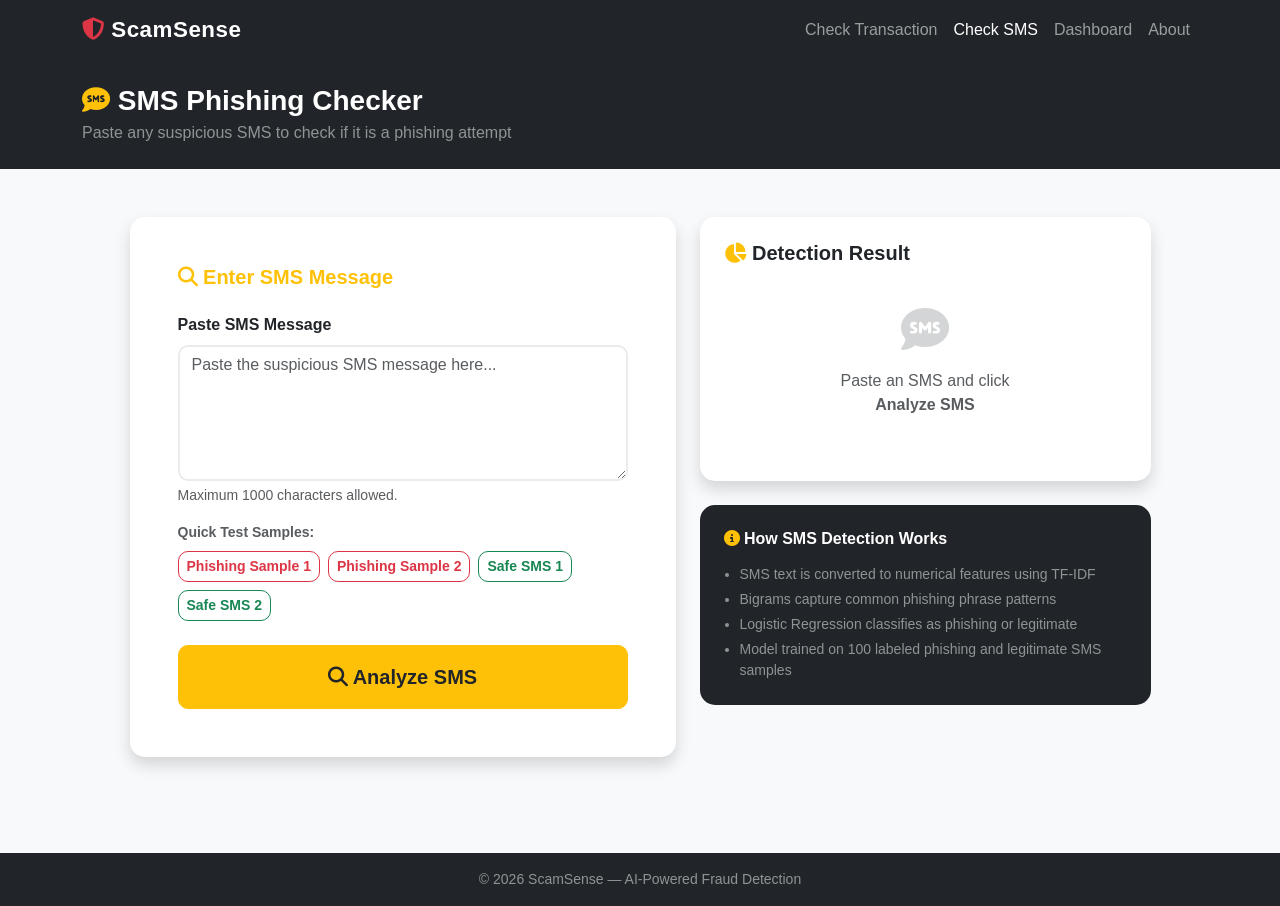
<file: templates/sms.html>
<!DOCTYPE html>
<html lang="en">
<head>
    <meta charset="UTF-8">
    <meta name="viewport" content="width=device-width, initial-scale=1.0">
    <title>SMS Checker — ScamSense</title>
    <link href="https://cdn.jsdelivr.net/npm/bootstrap@5.3.0/dist/css/bootstrap.min.css" rel="stylesheet">
    <link href="https://cdnjs.cloudflare.com/ajax/libs/font-awesome/6.4.0/css/all.min.css" rel="stylesheet">
    <link rel="stylesheet" href="/static/css/style.css">
</head>
<body class="bg-light">

<nav class="navbar navbar-expand-lg navbar-dark bg-dark">
    <div class="container">
        <a class="navbar-brand fw-bold" href="/">
            <i class="fas fa-shield-alt text-danger"></i> ScamSense
        </a>
        <button class="navbar-toggler" type="button" data-bs-toggle="collapse" data-bs-target="#navbarNav">
            <span class="navbar-toggler-icon"></span>
        </button>
        <div class="collapse navbar-collapse" id="navbarNav">
            <div class="navbar-nav ms-auto">
                <a class="nav-link" href="/transaction">Check Transaction</a>
                <a class="nav-link active" href="/sms">Check SMS</a>
                <a class="nav-link" href="/dashboard">Dashboard</a>
                <a class="nav-link" href="/about">About</a>
            </div>
        </div>
    </div>
</nav>

<div class="bg-dark text-white py-4">
    <div class="container">
        <h3 class="fw-bold mb-1">
            <i class="fas fa-sms text-warning"></i> SMS Phishing Checker
        </h3>
        <p class="text-white-50 mb-0">Paste any suspicious SMS to check if it is a phishing attempt</p>
    </div>
</div>

<div class="container py-5">
    <div class="row justify-content-center g-4">

        <div class="col-md-6">
            <div class="card shadow border-0">
                <div class="card-body p-5">
                    <h5 class="fw-bold mb-4 text-warning">
                        <i class="fas fa-search"></i> Enter SMS Message
                    </h5>

                    <div class="mb-3">
                        <label class="form-label fw-bold">Paste SMS Message</label>
                        <textarea id="sms_text" class="form-control" rows="5"
                                  placeholder="Paste the suspicious SMS message here..."
                                  maxlength="1000"></textarea>
                        <div class="form-text">Maximum 1000 characters allowed.</div>
                    </div>

                    <p class="text-muted small fw-bold mb-2">Quick Test Samples:</p>
                    <div class="d-flex flex-wrap gap-2 mb-4">
                        <button class="btn btn-sm btn-outline-danger" onclick="loadSample('phishing1')">Phishing Sample 1</button>
                        <button class="btn btn-sm btn-outline-danger" onclick="loadSample('phishing2')">Phishing Sample 2</button>
                        <button class="btn btn-sm btn-outline-success" onclick="loadSample('safe1')">Safe SMS 1</button>
                        <button class="btn btn-sm btn-outline-success" onclick="loadSample('safe2')">Safe SMS 2</button>
                    </div>

                    <button id="sms-btn" onclick="checkSMS()"
                            class="btn btn-warning btn-lg w-100 fw-bold py-3 text-dark">
                        <i class="fas fa-search"></i> Analyze SMS
                    </button>
                </div>
            </div>
        </div>

        <div class="col-md-5">
            <div class="card shadow border-0 mb-4">
                <div class="card-body p-4">
                    <h5 class="fw-bold mb-3">
                        <i class="fas fa-chart-pie text-warning"></i> Detection Result
                    </h5>

                    <div id="sms-default" class="text-center py-4 text-muted">
                        <i class="fas fa-sms fa-3x mb-3 opacity-25"></i>
                        <p>Paste an SMS and click<br><strong>Analyze SMS</strong></p>
                    </div>

                    <div id="sms-loading" class="text-center py-4 d-none">
                        <div class="spinner-border text-warning mb-3" role="status"></div>
                        <p class="text-muted">Analyzing SMS...</p>
                    </div>

                    <div id="sms-result" class="d-none">
                        <div id="sms-alert" class="alert text-center fs-5 fw-bold mb-3"></div>
                        <div class="bg-light rounded p-3 small">
                            <p class="fw-bold mb-1">Message analyzed:</p>
                            <p id="sms-preview" class="text-muted mb-0"
                               style="max-height: 80px; overflow-y: auto;"></p>
                        </div>
                    </div>
                </div>
            </div>

            <div class="card border-0 bg-dark text-white">
                <div class="card-body p-4">
                    <h6 class="fw-bold mb-3">
                        <i class="fas fa-info-circle text-warning"></i> How SMS Detection Works
                    </h6>
                    <ul class="small text-white-50 mb-0 ps-3">
                        <li class="mb-1">SMS text is converted to numerical features using TF-IDF</li>
                        <li class="mb-1">Bigrams capture common phishing phrase patterns</li>
                        <li class="mb-1">Logistic Regression classifies as phishing or legitimate</li>
                        <li>Model trained on 100 labeled phishing and legitimate SMS samples</li>
                    </ul>
                </div>
            </div>
        </div>

    </div>
</div>

<footer class="bg-dark text-white text-center py-3 mt-5">
    <p class="mb-0 text-white-50 small">&copy; 2026 ScamSense — AI-Powered Fraud Detection</p>
</footer>

<script src="https://cdn.jsdelivr.net/npm/bootstrap@5.3.0/dist/js/bootstrap.bundle.min.js"></script>
<script>
const MAX_SMS_LEN = 1000;

function resetSMSToDefault() {
    document.getElementById('sms-loading').classList.add('d-none');
    document.getElementById('sms-result').classList.add('d-none');
    document.getElementById('sms-default').classList.remove('d-none');
}

function loadSample(type) {
    const samples = {
        phishing1: "URGENT: Your SBI account is blocked! Click http://sbi-verify.xyz to reactivate immediately.",
        phishing2: "Congratulations! You won Rs.50,000 in lucky draw. Call 9999999999 to claim your prize now!",
        safe1: "Dear customer, your UPI transaction of Rs.500 to Swiggy is successful. Ref: TXN20260701",
        safe2: "Your Flipkart order #FL789 has been shipped. Expected delivery tomorrow by 6 PM."
    };
    document.getElementById('sms_text').value = samples[type] || '';
}

async function checkSMS() {
    const message = document.getElementById('sms_text').value.trim();

    // FIX 1: Validate empty
    if (!message) {
        alert('Please enter an SMS message.');
        return;
    }

    // FIX 1: Validate max length
    if (message.length > MAX_SMS_LEN) {
        alert(`Message too long. Maximum ${MAX_SMS_LEN} characters allowed.`);
        return;
    }

    const btn = document.getElementById('sms-btn');
    btn.disabled = true;
    btn.innerHTML = '<i class="fas fa-spinner fa-spin"></i> Analyzing...';

    document.getElementById('sms-default').classList.add('d-none');
    document.getElementById('sms-result').classList.add('d-none');
    document.getElementById('sms-loading').classList.remove('d-none');

    try {
        const response = await fetch('/predict_sms', {
            method: 'POST',
            headers: { 'Content-Type': 'application/json' },
            body: JSON.stringify({ message })
        });

        // FIX 2: Check HTTP status
        if (!response.ok) {
            const errData = await response.json().catch(() => ({}));
            const msg = errData.error || `Server error (${response.status}). Please try again.`;
            alert(msg);
            resetSMSToDefault();  // FIX 4: Reset spinner on error
            return;
        }

        const data = await response.json();

        // FIX 3: Handle API-level error in body
        if (data.error) {
            alert(data.error);
            resetSMSToDefault();  // FIX 4: Reset spinner
            return;
        }

        document.getElementById('sms-loading').classList.add('d-none');
        document.getElementById('sms-result').classList.remove('d-none');

        const alertBox = document.getElementById('sms-alert');

        if (data.result === 'PHISHING') {
            alertBox.className = 'alert alert-danger text-center fs-5 fw-bold mb-3';
            alertBox.innerHTML = '🚨 PHISHING DETECTED!<br><small class="fw-normal">Do not click any links in this SMS</small>';
        } else {
            alertBox.className = 'alert alert-success text-center fs-5 fw-bold mb-3';
            alertBox.innerHTML = '✅ SAFE SMS<br><small class="fw-normal">This message appears legitimate</small>';
        }

        // FIX: Use textContent not innerHTML to prevent XSS
        document.getElementById('sms-preview').textContent = message;

    } catch (err) {
        alert('Network error. Please check your connection and try again.');
        resetSMSToDefault();  // FIX 4: Always reset on failure
    } finally {
        btn.disabled = false;
        btn.innerHTML = '<i class="fas fa-search"></i> Analyze SMS';
    }
}
</script>
</body>
</html>
</file>
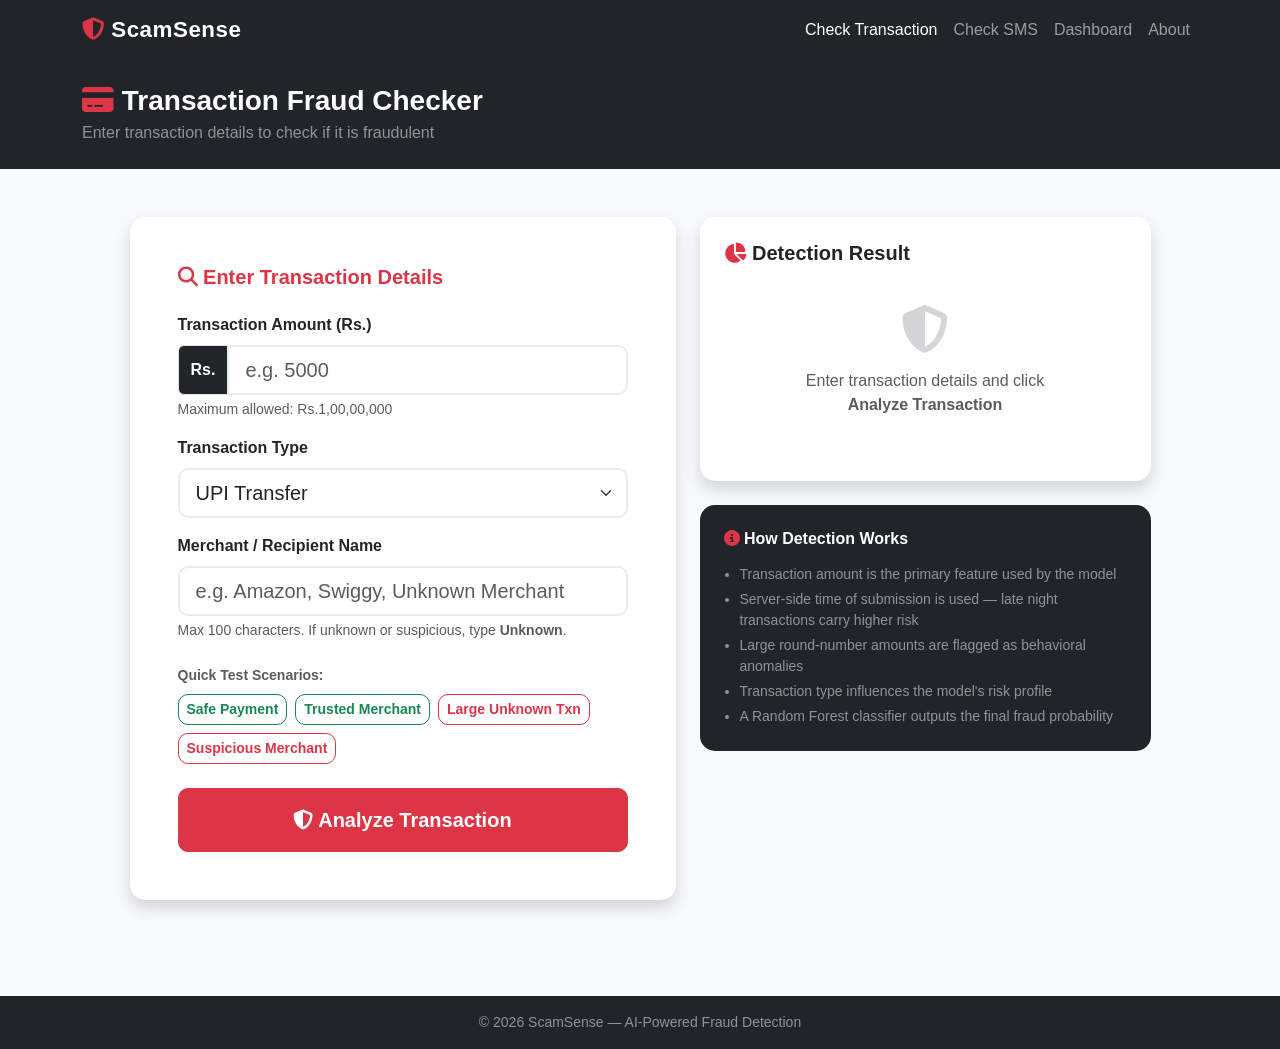
<file: templates/transaction.html>
<!DOCTYPE html>
<html lang="en">
<head>
    <meta charset="UTF-8">
    <meta name="viewport" content="width=device-width, initial-scale=1.0">
    <title>Check Transaction — ScamSense</title>
    <link href="https://cdn.jsdelivr.net/npm/bootstrap@5.3.0/dist/css/bootstrap.min.css" rel="stylesheet">
    <link href="https://cdnjs.cloudflare.com/ajax/libs/font-awesome/6.4.0/css/all.min.css" rel="stylesheet">
    <link rel="stylesheet" href="/static/css/style.css">
</head>
<body class="bg-light">

<nav class="navbar navbar-expand-lg navbar-dark bg-dark">
    <div class="container">
        <a class="navbar-brand fw-bold" href="/">
            <i class="fas fa-shield-alt text-danger"></i> ScamSense
        </a>
        <button class="navbar-toggler" type="button" data-bs-toggle="collapse" data-bs-target="#navbarNav">
            <span class="navbar-toggler-icon"></span>
        </button>
        <div class="collapse navbar-collapse" id="navbarNav">
            <div class="navbar-nav ms-auto">
                <a class="nav-link active" href="/transaction">Check Transaction</a>
                <a class="nav-link" href="/sms">Check SMS</a>
                <a class="nav-link" href="/dashboard">Dashboard</a>
                <a class="nav-link" href="/about">About</a>
            </div>
        </div>
    </div>
</nav>

<div class="bg-dark text-white py-4">
    <div class="container">
        <h3 class="fw-bold mb-1">
            <i class="fas fa-credit-card text-danger"></i> Transaction Fraud Checker
        </h3>
        <p class="text-white-50 mb-0">Enter transaction details to check if it is fraudulent</p>
    </div>
</div>

<div class="container py-5">
    <div class="row justify-content-center g-4">

        <div class="col-md-6">
            <div class="card shadow border-0">
                <div class="card-body p-5">
                    <h5 class="fw-bold mb-4 text-danger">
                        <i class="fas fa-search"></i> Enter Transaction Details
                    </h5>

                    <div class="mb-3">
                        <label class="form-label fw-bold">Transaction Amount (Rs.)</label>
                        <div class="input-group">
                            <span class="input-group-text bg-dark text-white fw-bold">Rs.</span>
                            <input type="number" id="amount" class="form-control form-control-lg"
                                   placeholder="e.g. 5000" min="1" max="10000000">
                        </div>
                        <div class="form-text">Maximum allowed: Rs.1,00,00,000</div>
                    </div>

                    <div class="mb-3">
                        <label class="form-label fw-bold">Transaction Type</label>
                        <select id="txn_type" class="form-select form-select-lg">
                            <option value="UPI Transfer">UPI Transfer</option>
                            <option value="Credit Card">Credit Card</option>
                            <option value="Debit Card">Debit Card</option>
                            <option value="Net Banking">Net Banking</option>
                        </select>
                    </div>

                    <div class="mb-4">
                        <label class="form-label fw-bold">Merchant / Recipient Name</label>
                        <input type="text" id="merchant" class="form-control form-control-lg"
                               placeholder="e.g. Amazon, Swiggy, Unknown Merchant"
                               maxlength="100">
                        <div class="form-text">
                            Max 100 characters. If unknown or suspicious, type <strong>Unknown</strong>.
                        </div>
                    </div>

                    <p class="text-muted small fw-bold mb-2">Quick Test Scenarios:</p>
                    <div class="d-flex flex-wrap gap-2 mb-4">
                        <button class="btn btn-sm btn-outline-success" onclick="loadScenario('safe1')">Safe Payment</button>
                        <button class="btn btn-sm btn-outline-success" onclick="loadScenario('safe2')">Trusted Merchant</button>
                        <button class="btn btn-sm btn-outline-danger" onclick="loadScenario('fraud1')">Large Unknown Txn</button>
                        <button class="btn btn-sm btn-outline-danger" onclick="loadScenario('fraud2')">Suspicious Merchant</button>
                    </div>

                    <button id="analyze-btn" onclick="checkTransaction()"
                            class="btn btn-danger btn-lg w-100 fw-bold py-3">
                        <i class="fas fa-shield-alt"></i> Analyze Transaction
                    </button>
                </div>
            </div>
        </div>

        <div class="col-md-5">
            <div class="card shadow border-0 mb-4">
                <div class="card-body p-4">
                    <h5 class="fw-bold mb-3">
                        <i class="fas fa-chart-pie text-danger"></i> Detection Result
                    </h5>

                    <div id="default-state" class="text-center py-4 text-muted">
                        <i class="fas fa-shield-alt fa-3x mb-3 opacity-25"></i>
                        <p>Enter transaction details and click<br><strong>Analyze Transaction</strong></p>
                    </div>

                    <div id="loading-state" class="text-center py-4 d-none">
                        <div class="spinner-border text-danger mb-3" role="status"></div>
                        <p class="text-muted">Analyzing transaction...</p>
                    </div>

                    <div id="result-state" class="d-none">
                        <div id="result-alert" class="alert text-center fs-5 fw-bold mb-3"></div>
                        <div class="mb-3">
                            <div class="d-flex justify-content-between mb-1">
                                <small class="fw-bold">Fraud Probability</small>
                                <small id="confidence-text" class="fw-bold"></small>
                            </div>
                            <div class="progress" style="height: 12px; border-radius: 10px;">
                                <div id="confidence-bar" class="progress-bar"
                                     role="progressbar" style="width: 0%; border-radius: 10px;"></div>
                            </div>
                        </div>
                        <div class="bg-light rounded p-3 small">
                            <p class="mb-1"><strong>Amount:</strong> <span id="summary-amount"></span></p>
                            <p class="mb-1"><strong>Type:</strong> <span id="summary-type"></span></p>
                            <p class="mb-1"><strong>Merchant:</strong> <span id="summary-merchant"></span></p>
                            <p class="mb-0"><strong>Checked at:</strong> <span id="summary-time"></span></p>
                        </div>
                    </div>
                </div>
            </div>

            <div class="card border-0 bg-dark text-white">
                <div class="card-body p-4">
                    <h6 class="fw-bold mb-3">
                        <i class="fas fa-info-circle text-danger"></i> How Detection Works
                    </h6>
                    <ul class="small text-white-50 mb-0 ps-3">
                        <li class="mb-1">Transaction amount is the primary feature used by the model</li>
                        <li class="mb-1">Server-side time of submission is used — late night transactions carry higher risk</li>
                        <li class="mb-1">Large round-number amounts are flagged as behavioral anomalies</li>
                        <li class="mb-1">Transaction type influences the model's risk profile</li>
                        <li>A Random Forest classifier outputs the final fraud probability</li>
                    </ul>
                </div>
            </div>
        </div>

    </div>
</div>

<footer class="bg-dark text-white text-center py-3 mt-5">
    <p class="mb-0 text-white-50 small">&copy; 2026 ScamSense — AI-Powered Fraud Detection</p>
</footer>

<script src="https://cdn.jsdelivr.net/npm/bootstrap@5.3.0/dist/js/bootstrap.bundle.min.js"></script>
<script>
const MAX_AMOUNT       = 10000000;
const MAX_MERCHANT_LEN = 100;

function resetToDefault() {
    document.getElementById('loading-state').classList.add('d-none');
    document.getElementById('result-state').classList.add('d-none');
    document.getElementById('default-state').classList.remove('d-none');
}

function loadScenario(type) {
    const scenarios = {
        safe1:  { amount: 850,   txn: 'UPI Transfer', merchant: 'Swiggy'          },
        safe2:  { amount: 2500,  txn: 'Debit Card',   merchant: 'Amazon'          },
        fraud1: { amount: 75000, txn: 'Net Banking',  merchant: 'Unknown'         },
        fraud2: { amount: 15000, txn: 'UPI Transfer', merchant: 'Claim Prize Now' }
    };
    const s = scenarios[type];
    document.getElementById('amount').value   = s.amount;
    document.getElementById('txn_type').value = s.txn;
    document.getElementById('merchant').value = s.merchant;
}

async function checkTransaction() {
    const amountRaw = document.getElementById('amount').value;
    const txn_type  = document.getElementById('txn_type').value;
    const merchant  = document.getElementById('merchant').value.trim();

    // FIX 1 & 2: Validate amount
    const amount = parseFloat(amountRaw);
    if (!amountRaw || isNaN(amount) || amount <= 0) {
        alert('Please enter a valid transaction amount greater than 0.');
        return;
    }
    if (amount > MAX_AMOUNT) {
        alert('Amount cannot exceed Rs.1,00,00,000.');
        return;
    }

    // FIX 2: Validate merchant length
    if (!merchant) {
        alert('Please enter a merchant or recipient name.');
        return;
    }
    if (merchant.length > MAX_MERCHANT_LEN) {
        alert('Merchant name is too long. Maximum 100 characters allowed.');
        return;
    }

    const btn = document.getElementById('analyze-btn');
    btn.disabled = true;
    btn.innerHTML = '<i class="fas fa-spinner fa-spin"></i> Analyzing...';

    document.getElementById('default-state').classList.add('d-none');
    document.getElementById('result-state').classList.add('d-none');
    document.getElementById('loading-state').classList.remove('d-none');

    try {
        const response = await fetch('/predict_transaction', {
            method: 'POST',
            headers: { 'Content-Type': 'application/json' },
            body: JSON.stringify({ amount, txn_type, merchant })
        });

        // FIX 4: Check HTTP status before parsing
        if (!response.ok) {
            const errData = await response.json().catch(() => ({}));
            const msg = errData.error || `Server error (${response.status}). Please try again.`;
            alert(msg);
            resetToDefault();   // FIX 3: Reset spinner on error
            return;
        }

        const data = await response.json();

        // FIX 3: Handle API-level error in response body
        if (data.error) {
            alert(data.error);
            resetToDefault();
            return;
        }

        document.getElementById('loading-state').classList.add('d-none');
        document.getElementById('result-state').classList.remove('d-none');

        const alertBox   = document.getElementById('result-alert');
        const bar        = document.getElementById('confidence-bar');
        const confidence = parseFloat(data.confidence) || 0;

        if (data.result === 'FRAUD') {
            alertBox.className = 'alert alert-danger text-center fs-5 fw-bold mb-3';
            alertBox.innerHTML = '🚨 FRAUD DETECTED!<br><small class="fw-normal">This transaction appears suspicious</small>';
            bar.className      = 'progress-bar bg-danger';
        } else {
            alertBox.className = 'alert alert-success text-center fs-5 fw-bold mb-3';
            alertBox.innerHTML = '✅ LEGITIMATE<br><small class="fw-normal">This transaction appears safe</small>';
            bar.className      = 'progress-bar bg-success';
        }

        bar.style.width = confidence + '%';
        document.getElementById('confidence-text').textContent  = confidence + '%';
        document.getElementById('summary-amount').textContent   = 'Rs.' + Number(amount).toLocaleString('en-IN');
        document.getElementById('summary-type').textContent     = txn_type;
        document.getElementById('summary-merchant').textContent = merchant;
        document.getElementById('summary-time').textContent     = new Date().toLocaleTimeString();

    } catch (err) {
        // Network-level failure
        alert('Network error. Please check your connection and try again.');
        resetToDefault();   // FIX 3: Always reset spinner
    } finally {
        btn.disabled = false;
        btn.innerHTML = '<i class="fas fa-shield-alt"></i> Analyze Transaction';
    }
}
</script>
</body>
</html>
</file>
<file: static/css/style.css>
body {
    font-family: 'Segoe UI', sans-serif;
}

.hero-section {
    background: linear-gradient(135deg, #1a1a2e, #16213e, #0f3460);
    min-height: 65vh;
    display: flex;
    align-items: center;
}

.card {
    border-radius: 15px;
    transition: transform 0.25s ease, box-shadow 0.25s ease;
}

.card:hover {
    transform: translateY(-5px);
    box-shadow: 0 12px 30px rgba(0,0,0,0.12) !important;
}

.navbar-brand {
    font-size: 1.4rem;
    letter-spacing: 0.5px;
}

.nav-link {
    font-weight: 500;
    transition: color 0.2s;
}

.nav-link:hover {
    color: #dc3545 !important;
}

.btn {
    border-radius: 10px;
    font-weight: 600;
}

.alert {
    border-radius: 12px;
}

.form-control,
.form-select {
    border-radius: 10px;
    border: 2px solid #e9ecef;
    transition: border-color 0.2s;
}

.form-control:focus,
.form-select:focus {
    border-color: #dc3545;
    box-shadow: 0 0 0 0.2rem rgba(220,53,69,0.15);
}

.badge {
    font-size: 0.82rem;
    padding: 6px 12px;
    border-radius: 8px;
}

.table thead th {
    font-weight: 600;
    letter-spacing: 0.3px;
}

footer a:hover {
    color: #dc3545 !important;
}
</file>
